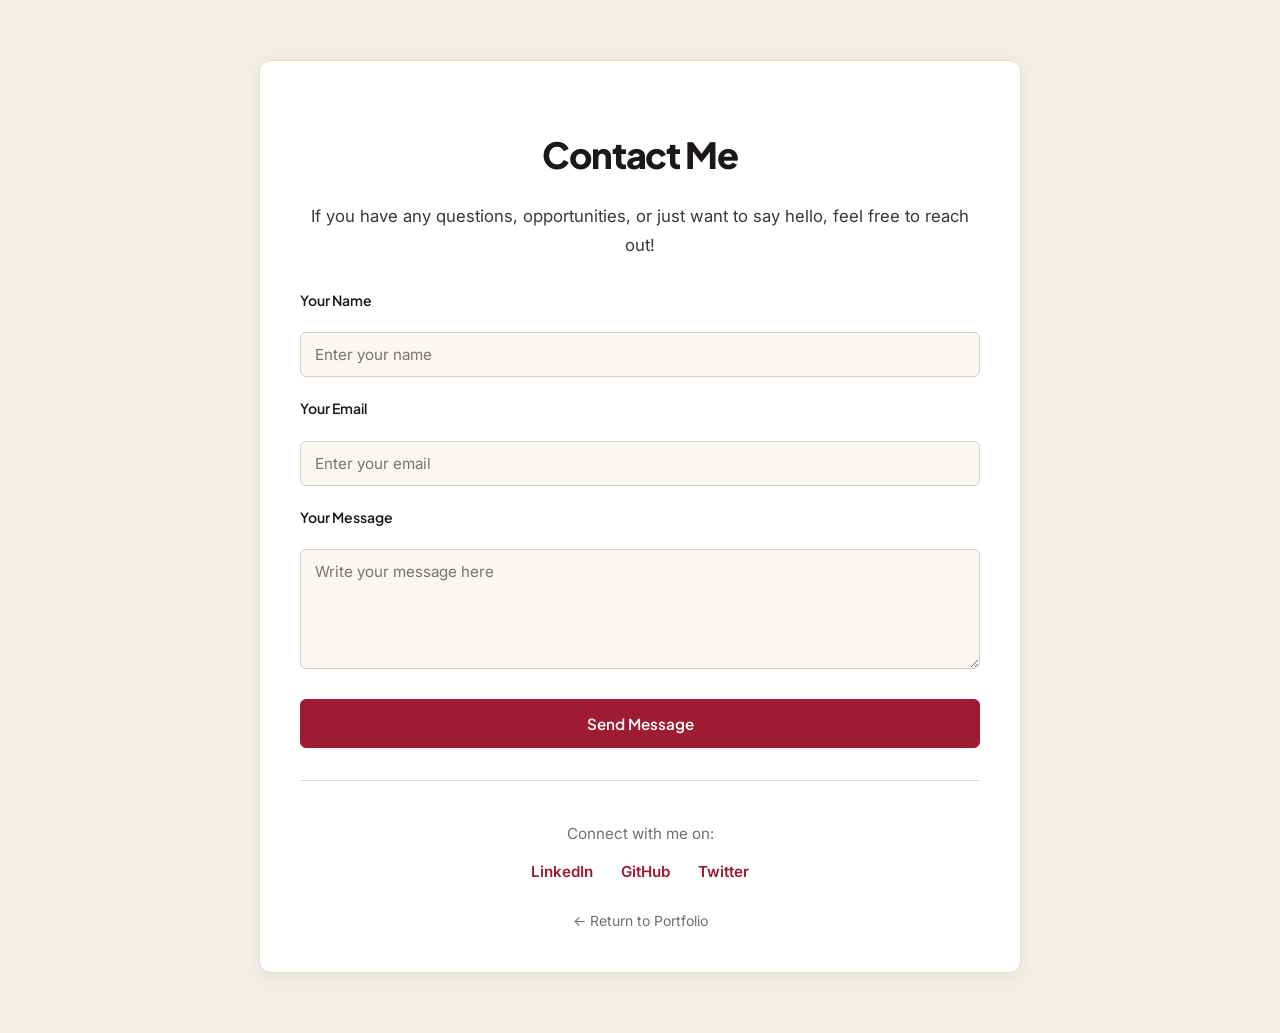
<file: contact.html>
<!DOCTYPE html>
<html lang="en">
<head>
    <meta charset="UTF-8">
    <meta name="viewport" content="width=device-width, initial-scale=1.0">
    <title>Contact Me</title>
    <link rel="preconnect" href="https://fonts.googleapis.com">
    <link rel="preconnect" href="https://fonts.gstatic.com" crossorigin>
    <link href="https://fonts.googleapis.com/css2?family=Inter:wght@400;500;600;700&family=Plus+Jakarta+Sans:wght@600;700;800&family=Newsreader:ital,wght@1,500;1,600&display=swap" rel="stylesheet">
    <style>
        :root {
            --bg-main: #F4EFE6;
            --bg-card: #FFFFFF;
            --bg-surface: #FAF7F2;
            --text-primary: #1C1819;
            --text-secondary: #3D3637;
            --text-muted: #756C6A;
            --crimson-500: #9E1B32;
            --crimson-600: #851427;
            --crimson-subtle: rgba(158, 27, 50, 0.06);
            --border-subtle: #E6DCD0;
            --border-medium: #D8CEBF;
        }
        body {
            margin: 0;
            font-family: 'Inter', -apple-system, BlinkMacSystemFont, 'Segoe UI', Roboto, sans-serif;
            background-color: var(--bg-main);
            color: var(--text-secondary);
            line-height: 1.68;
        }
        .container {
            width: 90%;
            max-width: 680px;
            margin: 60px auto;
            background: var(--bg-card);
            color: var(--text-secondary);
            border: 1px solid var(--border-subtle);
            border-radius: 12px;
            box-shadow: 0 4px 20px rgba(35, 27, 25, 0.06);
            padding: 40px;
        }
        h1 {
            text-align: center;
            margin-bottom: 10px;
            font-family: 'Plus Jakarta Sans', sans-serif;
            font-size: 2.25rem;
            font-weight: 800;
            letter-spacing: -0.03em;
            color: var(--text-primary);
        }
        p {
            text-align: center;
            font-size: 1.05rem;
            color: var(--text-secondary);
            margin-bottom: 30px;
        }
        form {
            display: flex;
            flex-direction: column;
            gap: 20px;
        }
        label {
            font-size: 0.875rem;
            font-weight: 600;
            color: var(--text-primary);
            font-family: 'Plus Jakarta Sans', sans-serif;
        }
        input, textarea, button {
            font-family: inherit;
            font-size: 0.95rem;
            padding: 12px 14px;
            border: 1px solid var(--border-medium);
            border-radius: 6px;
            background: var(--bg-surface);
            color: var(--text-primary);
            box-sizing: border-box;
            transition: all 0.2s ease;
        }
        input:focus, textarea:focus {
            outline: none;
            border-color: var(--crimson-500);
            box-shadow: 0 0 0 3px var(--crimson-subtle);
            background: #FFFFFF;
        }
        textarea {
            resize: vertical;
            min-height: 120px;
        }
        button {
            background: var(--crimson-500);
            color: white;
            border: 1px solid var(--crimson-500);
            font-weight: 600;
            font-family: 'Plus Jakarta Sans', sans-serif;
            cursor: pointer;
            transition: all 0.25s cubic-bezier(0.16, 1, 0.3, 1);
            margin-top: 10px;
            padding: 14px;
        }
        button:hover {
            background: var(--crimson-600);
            border-color: var(--crimson-600);
            box-shadow: 0 6px 16px rgba(158, 27, 50, 0.2);
            transform: translateY(-2px);
        }
        .socials {
            text-align: center;
            margin-top: 32px;
            border-top: 1px solid var(--border-subtle);
            padding-top: 24px;
        }
        .socials p {
            margin-bottom: 12px;
            font-size: 0.95rem;
            color: var(--text-muted);
        }
        .socials a {
            margin: 0 12px;
            text-decoration: none;
            color: var(--crimson-500);
            font-size: 0.95rem;
            font-weight: 600;
            transition: color 0.2s;
        }
        .socials a:hover {
            color: var(--crimson-600);
            text-decoration: underline;
        }
        .back-link {
            display: block;
            text-align: center;
            margin-top: 24px;
            color: var(--text-muted);
            text-decoration: none;
            font-size: 0.875rem;
        }
        .back-link:hover {
            color: var(--crimson-500);
            text-decoration: underline;
        }
    </style>
</head>
<body>
    <div class="container">
        <h1>Contact Me</h1>
        <p>If you have any questions, opportunities, or just want to say hello, feel free to reach out!</p>
        <form action="#" method="POST">
            <label for="name">Your Name</label>
            <input type="text" id="name" name="name" placeholder="Enter your name" required>
            
            <label for="email">Your Email</label>
            <input type="email" id="email" name="email" placeholder="Enter your email" required>
            
            <label for="message">Your Message</label>
            <textarea id="message" name="message" placeholder="Write your message here" required></textarea>
            
            <button type="submit">Send Message</button>
        </form>
        <div class="socials">
            <p>Connect with me on:</p>
            <a href="https://www.linkedin.com" target="_blank">LinkedIn</a>
            <a href="https://github.com" target="_blank">GitHub</a>
            <a href="https://twitter.com" target="_blank">Twitter</a>
        </div>
        <a href="index.html" class="back-link">&larr; Return to Portfolio</a>
    </div>
</body>
</html>
</file>
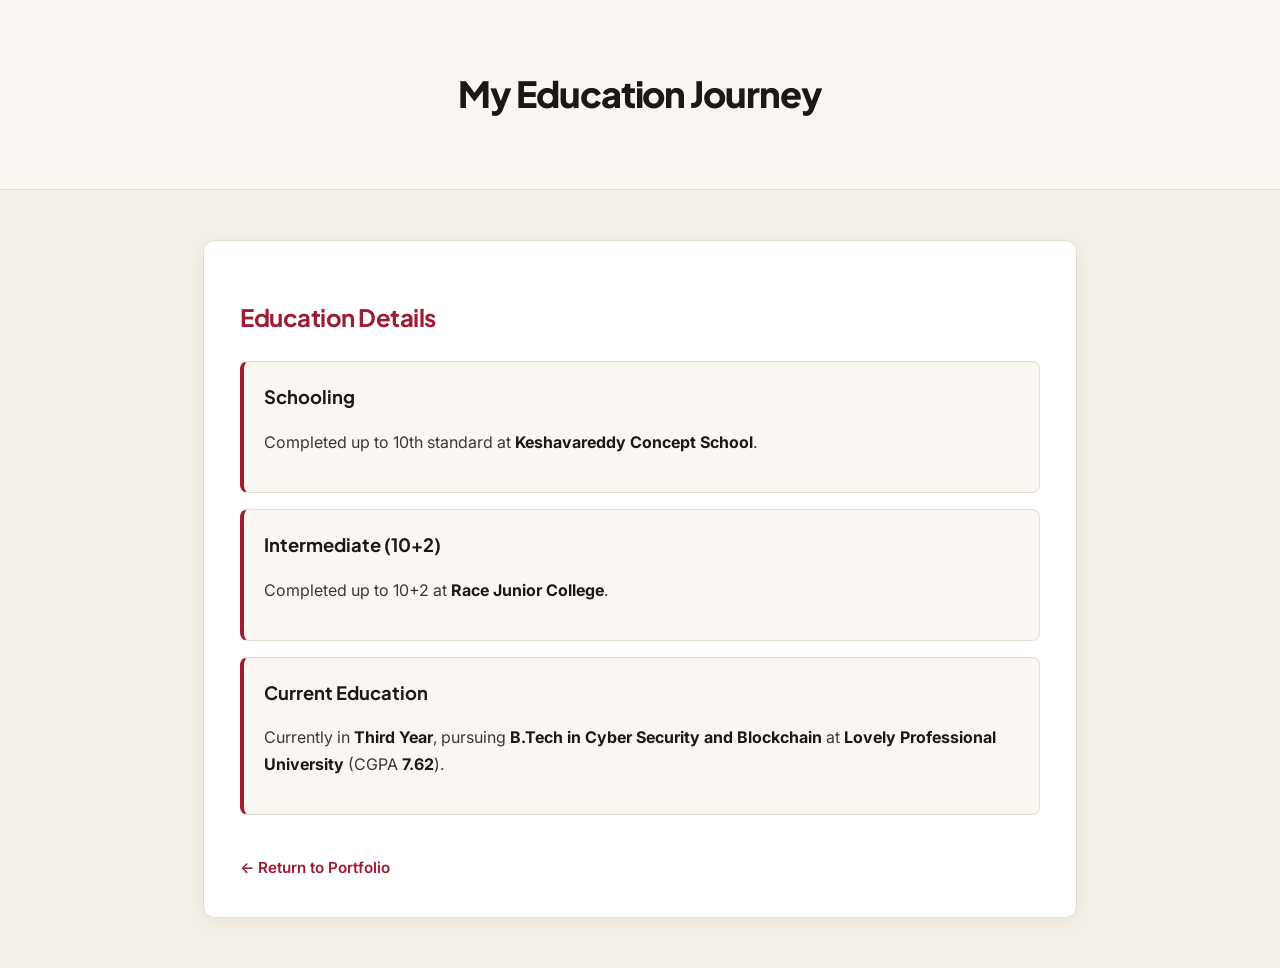
<file: Education.html>
<!DOCTYPE html>
<html lang="en">
<head>
    <meta charset="UTF-8">
    <meta name="viewport" content="width=device-width, initial-scale=1.0">
    <title>My Education Details</title>
    <link rel="preconnect" href="https://fonts.googleapis.com">
    <link rel="preconnect" href="https://fonts.gstatic.com" crossorigin>
    <link href="https://fonts.googleapis.com/css2?family=Inter:wght@400;500;600;700&family=Plus+Jakarta+Sans:wght@600;700;800&family=Newsreader:ital,wght@1,500;1,600&display=swap" rel="stylesheet">
    <style>
        :root {
            --bg-main: #F4EFE6;
            --bg-card: #FFFFFF;
            --bg-surface: #FAF7F2;
            --text-primary: #1C1819;
            --text-secondary: #3D3637;
            --text-muted: #756C6A;
            --crimson-500: #9E1B32;
            --crimson-600: #851427;
            --crimson-subtle: rgba(158, 27, 50, 0.06);
            --border-subtle: #E6DCD0;
            --border-medium: #D8CEBF;
        }
        body {
            font-family: 'Inter', -apple-system, BlinkMacSystemFont, 'Segoe UI', Roboto, sans-serif;
            background-color: var(--bg-main);
            color: var(--text-secondary);
            margin: 0;
            padding: 0;
            line-height: 1.68;
        }
        header {
            background-color: var(--bg-surface);
            color: var(--text-primary);
            padding: 40px 20px;
            text-align: center;
            border-bottom: 1px solid var(--border-subtle);
        }
        header h1 {
            font-family: 'Plus Jakarta Sans', sans-serif;
            font-size: 2.25rem;
            font-weight: 800;
            letter-spacing: -0.03em;
            color: var(--text-primary);
        }
        section {
            max-width: 800px;
            margin: 50px auto;
            padding: 36px;
            background: var(--bg-card);
            border: 1px solid var(--border-subtle);
            border-radius: 12px;
            box-shadow: 0 4px 16px rgba(35, 27, 25, 0.05);
        }
        h2 {
            font-family: 'Plus Jakarta Sans', sans-serif;
            color: var(--crimson-500);
            font-size: 1.5rem;
            font-weight: 700;
            letter-spacing: -0.02em;
            margin-bottom: 24px;
        }
        ul {
            list-style-type: none;
            padding: 0;
        }
        ul li {
            background: var(--bg-surface);
            border: 1px solid var(--border-subtle);
            border-left: 4px solid var(--crimson-500);
            margin: 16px 0;
            padding: 20px;
            border-radius: 8px;
            color: var(--text-secondary);
            transition: transform 0.25s ease, border-color 0.25s ease;
        }
        ul li:hover {
            transform: translateY(-2px);
            border-color: var(--border-medium);
            border-left-color: var(--crimson-600);
        }
        ul li h3 {
            font-family: 'Plus Jakarta Sans', sans-serif;
            color: var(--text-primary);
            margin: 0 0 6px 0;
            font-size: 1.15rem;
            font-weight: 700;
        }
        ul li strong {
            color: var(--text-primary);
        }
        .back-link {
            display: inline-block;
            margin-top: 24px;
            color: var(--crimson-500);
            text-decoration: none;
            font-weight: 600;
            font-size: 0.95rem;
        }
        .back-link:hover {
            color: var(--crimson-600);
            text-decoration: underline;
        }
    </style>
</head>
<body>
    <header>
        <h1>My Education Journey</h1>
    </header>
    <section>
        <h2>Education Details</h2>
        <ul>
            <li>
                <h3>Schooling</h3>
                <p>Completed up to 10th standard at <strong>Keshavareddy Concept School</strong>.</p>
            </li>
            <li>
                <h3>Intermediate (10+2)</h3>
                <p>Completed up to 10+2 at <strong>Race Junior College</strong>.</p>
            </li>
            <li>
                <h3>Current Education</h3>
                <p>Currently in <strong>Third Year</strong>, pursuing <strong>B.Tech in Cyber Security and Blockchain</strong> at <strong>Lovely Professional University</strong> (CGPA <strong>7.62</strong>).</p>
            </li>
        </ul>
        <a href="index.html" class="back-link">&larr; Return to Portfolio</a>
    </section>
</body>
</html>
</file>
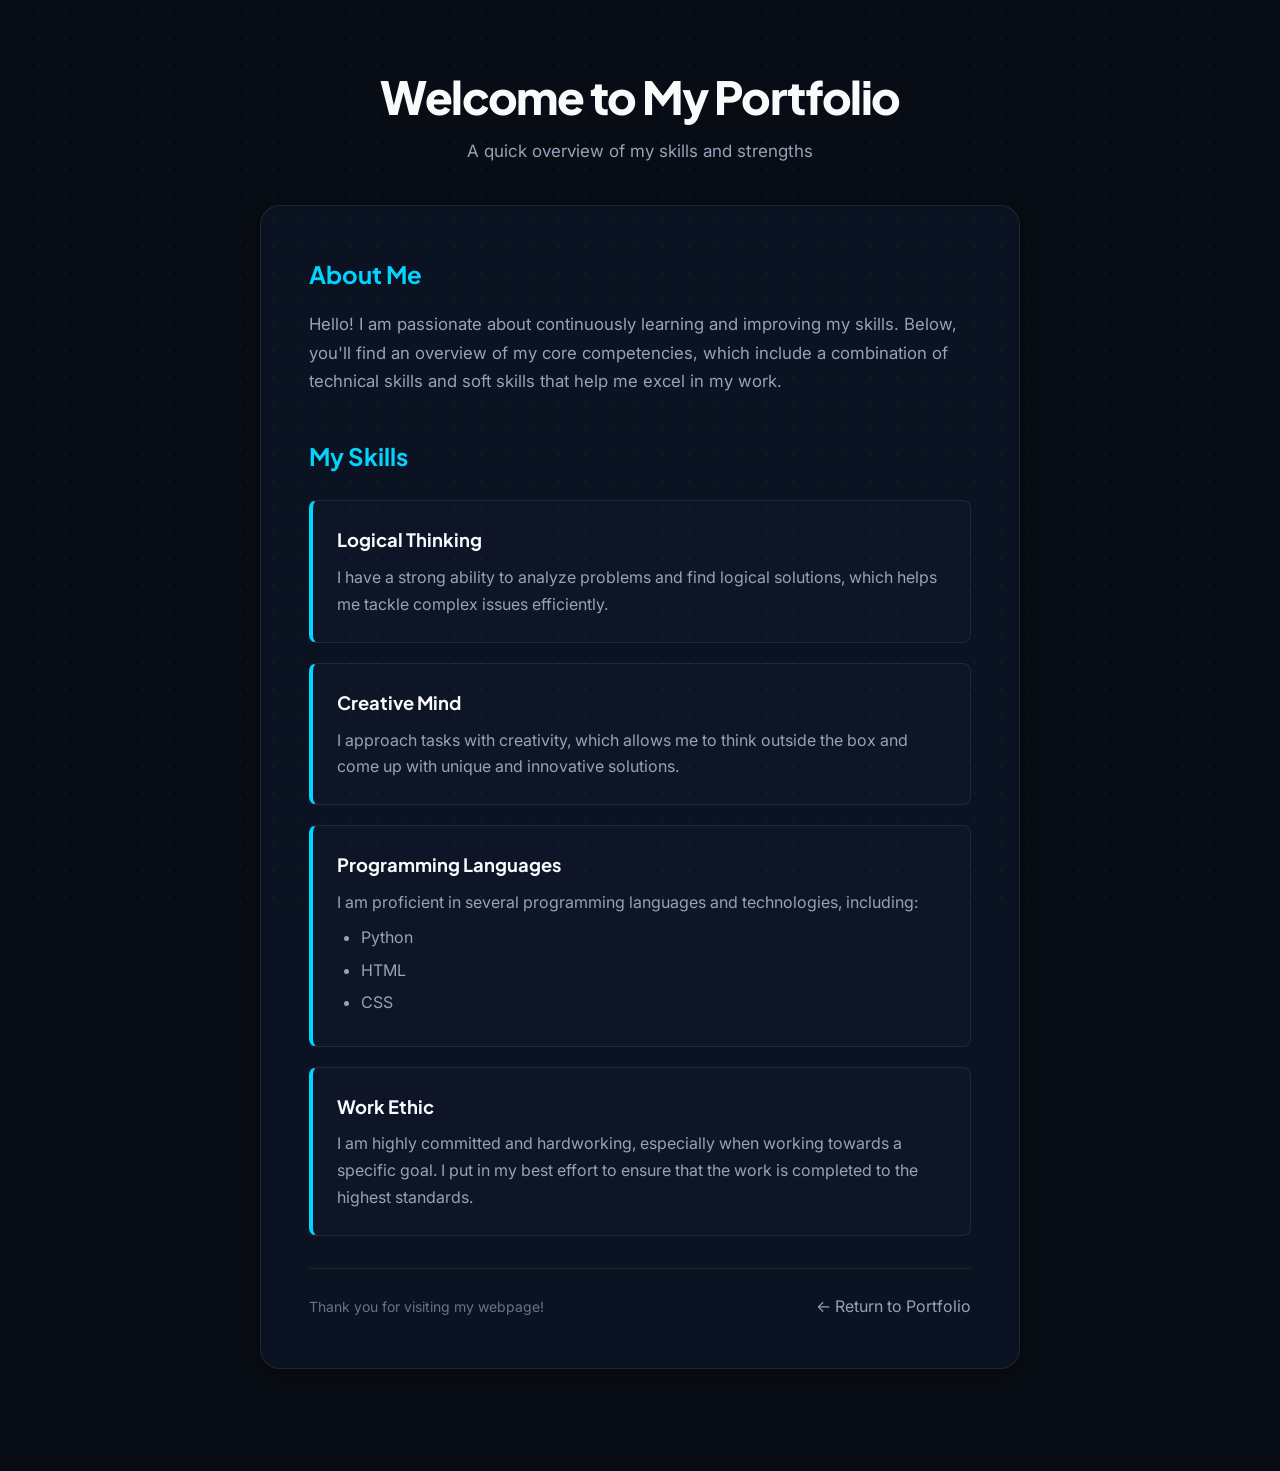
<file: skills.html>
<!DOCTYPE html>
<html lang="en">
<head>
    <meta charset="UTF-8">
    <meta name="viewport" content="width=device-width, initial-scale=1.0">
    <title>My Skills</title>
    <link rel="preconnect" href="https://fonts.googleapis.com">
    <link rel="preconnect" href="https://fonts.gstatic.com" crossorigin>
    <link href="https://fonts.googleapis.com/css2?family=Inter:wght@400;500;600;700&family=Plus+Jakarta+Sans:wght@600;700;800&family=Newsreader:ital,wght@1,500;1,600&display=swap" rel="stylesheet">
    <link rel="stylesheet" href="styles.css">
    <style>
        .skills-page-wrapper {
            max-width: 800px;
            margin: 50px auto;
            padding: 20px;
        }
        .skills-page-card {
            background-color: var(--bg-card);
            border: 1px solid var(--border-subtle);
            border-radius: var(--radius-lg);
            padding: 3rem;
            box-shadow: var(--shadow-md);
            margin-bottom: 2rem;
        }
        .skill-item {
            background-color: var(--bg-surface);
            border: 1px solid var(--border-subtle);
            border-left: 4px solid var(--crimson-500);
            border-radius: var(--radius-sm);
            padding: 1.5rem;
            margin-bottom: 1.25rem;
            transition: transform var(--transition-normal), border-color var(--transition-normal);
        }
        .skill-item:hover {
            transform: translateY(-2px);
            border-color: var(--border-medium);
            border-left-color: var(--crimson-600);
        }
        .skill-item h3 {
            font-family: var(--font-heading);
            color: var(--text-primary);
            font-size: 1.15rem;
            margin-bottom: 0.5rem;
        }
        .skill-item ul {
            list-style: disc;
            padding-left: 1.5rem;
            margin-top: 0.5rem;
            color: var(--text-secondary);
        }
        .skill-item ul li {
            margin-bottom: 0.35rem;
        }
    </style>
</head>
<body>
    <div class="skills-page-wrapper">
        <header style="margin-bottom: 2.5rem; text-align: center;">
            <h1 class="section-title">Welcome to My Portfolio</h1>
            <p class="section-desc" style="margin: 0.75rem auto 0;">A quick overview of my skills and strengths</p>
        </header>
        
        <div class="skills-page-card">
            <section id="about-me" style="border: none; padding: 0; margin-bottom: 2.5rem;">
                <h2 style="font-family: var(--font-heading); color: var(--crimson-500); font-size: 1.5rem; margin-bottom: 1rem;">About Me</h2>
                <p style="font-size: 1.05rem; line-height: 1.7;">Hello! I am passionate about continuously learning and improving my skills. Below, you'll find an overview of my core competencies, which include a combination of technical skills and soft skills that help me excel in my work.</p>
            </section>
            
            <section id="skills" style="border: none; padding: 0;">
                <h2 style="font-family: var(--font-heading); color: var(--crimson-500); font-size: 1.5rem; margin-bottom: 1.5rem;">My Skills</h2>
                <div class="skill-item">
                    <h3>Logical Thinking</h3>
                    <p>I have a strong ability to analyze problems and find logical solutions, which helps me tackle complex issues efficiently.</p>
                </div>
                <div class="skill-item">
                    <h3>Creative Mind</h3>
                    <p>I approach tasks with creativity, which allows me to think outside the box and come up with unique and innovative solutions.</p>
                </div>
                <div class="skill-item">
                    <h3>Programming Languages</h3>
                    <p>I am proficient in several programming languages and technologies, including:</p>
                    <ul>
                        <li>Python</li>
                        <li>HTML</li>
                        <li>CSS</li>
                        <!-- Add more languages as needed -->
                    </ul>
                </div>
                <div class="skill-item">
                    <h3>Work Ethic</h3>
                    <p>I am highly committed and hardworking, especially when working towards a specific goal. I put in my best effort to ensure that the work is completed to the highest standards.</p>
                </div>
            </section>
            
            <footer style="margin-top: 2rem; padding-top: 1.5rem; border-top: 1px solid var(--border-subtle); display: flex; align-items: center; justify-content: space-between;">
                <p style="font-size: 0.875rem; color: var(--text-muted); margin: 0;">Thank you for visiting my webpage!</p>
                <a href="index.html" class="btn btn-secondary btn-sm">&larr; Return to Portfolio</a>
            </footer>
        </div>
    </div>
</body>
</html>
</file>
<file: styles.css>
/* ==========================================================================
   Design System — Sreekanth Reddy Vennapusa Portfolio
   Theme: Cyber Obsidian (#080C14) & Electric Cyber Cyan (#00D4FF)
   Enhanced 3D Keycap Lighting, High-Tech Systems & Cybersecurity Aesthetic
   ========================================================================== */

@import url('https://fonts.googleapis.com/css2?family=Inter:wght@400;500;600;700&family=JetBrains+Mono:wght@400;500;600&family=Newsreader:ital,opsz,wght@0,6..72,400;0,6..72,500;0,6..72,600;0,6..72,700;1,6..72,400;1,6..72,500;1,6..72,600&family=Plus+Jakarta+Sans:wght@500;600;700;800&family=Sacramento&display=swap');

:root {
  /* Cyber Obsidian & Electric Cyan Theme (Primary Default) */
  --bg-main: #080C14;
  --bg-surface: #0E1526;
  --bg-card: rgba(14, 21, 38, 0.78);
  --bg-card-hover: rgba(20, 31, 56, 0.90);
  --bg-input: rgba(14, 21, 38, 0.92);
  --bg-header: rgba(8, 12, 20, 0.85);
  --bg-modal: rgba(4, 7, 13, 0.82);
  --bg-pill-nav: rgba(14, 21, 38, 0.92);
  
  --border-subtle: rgba(255, 255, 255, 0.08);
  --border-medium: rgba(255, 255, 255, 0.16);
  --border-focus: #00D4FF;
  --border-hover: #00D4FF;
  
  /* Text: Ultra Crisp Light on Dark */
  --text-primary: #F8FAFC;
  --text-secondary: #94A3B8;
  --text-muted: #64748B;
  --text-inverse: #080C14;
  
  /* Primary Accent: Electric Cyan & Neon Sky */
  --cyan-300: #7DD3FC;
  --cyan-400: #38BDF8;
  --cyan-500: #00D4FF;
  --cyan-600: #0284C7;
  --cyan-700: #0369A1;
  --cyan-subtle: rgba(0, 212, 255, 0.10);
  --cyan-border: rgba(0, 212, 255, 0.28);
  --cyan-shadow: rgba(0, 212, 255, 0.22);
  --cyan-pulse: rgba(0, 212, 255, 0.45);

  /* Legacy Crimson & Teal Aliases (Mapped to Electric Cyan for Complete UI Compatibility) */
  --crimson-400: var(--cyan-400);
  --crimson-500: var(--cyan-500);
  --crimson-600: var(--cyan-600);
  --crimson-700: var(--cyan-700);
  --crimson-subtle: var(--cyan-subtle);
  --crimson-border: var(--cyan-border);
  --crimson-shadow: var(--cyan-shadow);
  --crimson-pulse: var(--cyan-pulse);

  --teal-500: var(--cyan-500);
  --teal-600: var(--cyan-600);
  --teal-subtle: var(--cyan-subtle);
  --teal-border: var(--cyan-border);
  --amber-500: #F59E0B;

  /* Slate Neutrals */
  --sand-100: #0E1526;
  --sand-200: #131C31;
  --sand-300: #1E293B;
  --sand-400: #334155;
  --sand-500: #475569;

  /* Typography */
  --font-cursive: 'Sacramento', cursive;
  --font-editorial: 'Newsreader', Georgia, serif;
  --font-heading: 'Plus Jakarta Sans', -apple-system, BlinkMacSystemFont, 'Segoe UI', Roboto, sans-serif;
  --font-body: 'Inter', -apple-system, BlinkMacSystemFont, 'Segoe UI', Roboto, sans-serif;
  --font-mono: 'JetBrains Mono', ui-monospace, SFMono-Regular, monospace;

  /* Radii & Shadows */
  --radius-xs: 4px;
  --radius-sm: 8px;
  --radius-md: 14px;
  --radius-lg: 20px;
  --radius-full: 9999px;
  
  --shadow-sm: 0 1px 3px rgba(0, 0, 0, 0.2);
  --shadow-md: 0 4px 16px rgba(0, 0, 0, 0.35);
  --shadow-lg: 0 12px 32px rgba(0, 0, 0, 0.5);
  --shadow-hover: 0 16px 36px rgba(0, 212, 255, 0.22);
  
  --transition-fast: 0.18s ease;
  --transition-normal: 0.25s cubic-bezier(0.16, 1, 0.3, 1);
  --transition-smooth: 0.35s cubic-bezier(0.16, 1, 0.3, 1);
  --container-max: 1200px;
}

/* Optional Alternate Crisp Ice Light Theme */
[data-theme="light"] {
  --bg-main: #F4F7FB;
  --bg-surface: #FFFFFF;
  --bg-card: rgba(255, 255, 255, 0.9);
  --bg-card-hover: #FFFFFF;
  --bg-input: #FFFFFF;
  --bg-header: rgba(244, 247, 251, 0.9);
  --bg-modal: rgba(15, 23, 42, 0.5);
  --bg-pill-nav: rgba(255, 255, 255, 0.95);
  
  --border-subtle: #E2E8F0;
  --border-medium: #CBD5E1;
  --border-focus: #0284C7;
  --border-hover: #0284C7;
  
  --text-primary: #0F172A;
  --text-secondary: #334155;
  --text-muted: #64748B;
  --text-inverse: #F8FAFC;
  
  --cyan-400: #0284C7;
  --cyan-500: #0369A1;
  --cyan-600: #075985;
  --cyan-subtle: rgba(2, 132, 199, 0.08);
  --cyan-border: rgba(2, 132, 199, 0.25);
  --cyan-shadow: rgba(2, 132, 199, 0.15);
  --cyan-pulse: rgba(2, 132, 199, 0.35);

  --crimson-400: var(--cyan-400);
  --crimson-500: var(--cyan-500);
  --crimson-600: var(--cyan-600);
  --crimson-subtle: var(--cyan-subtle);
  --crimson-border: var(--cyan-border);
  --crimson-shadow: var(--cyan-shadow);
  --crimson-pulse: var(--cyan-pulse);

  --sand-100: #F8FAFC;
  --sand-200: #F1F5F9;
  --sand-300: #E2E8F0;
  --sand-400: #CBD5E1;
  --sand-500: #94A3B8;

  --shadow-sm: 0 1px 3px rgba(35, 27, 25, 0.04);
  --shadow-md: 0 4px 16px rgba(35, 27, 25, 0.06);
  --shadow-lg: 0 12px 32px rgba(35, 27, 25, 0.08);
  --shadow-hover: 0 16px 36px rgba(2, 132, 199, 0.16);
}

/* ==========================================================================
   Reset & Base Styles
   ========================================================================== */
*, *::before, *::after {
  box-sizing: border-box;
  margin: 0;
  padding: 0;
}

html {
  scroll-behavior: smooth;
  font-size: 16px;
  background-color: var(--bg-main);
  color: var(--text-primary);
  text-rendering: optimizeLegibility;
  -webkit-font-smoothing: antialiased;
}

body {
  font-family: var(--font-body);
  line-height: 1.68;
  background-color: var(--bg-main);
  color: var(--text-secondary);
  overflow-x: hidden;
  position: relative;
  transition: background-color var(--transition-normal), color var(--transition-normal);
}

/* Interactive Three.js 3D Background Keycap Matrix (Fixed across the Entire Page) */
.site-bg-canvas {
  position: fixed;
  top: 0;
  left: 0;
  width: 100vw;
  height: 100vh;
  pointer-events: none;
  z-index: 0;
  display: block;
  opacity: 0.92;
}

/* Subtle tech grid */
body::before {
  content: "";
  position: fixed;
  top: 0;
  left: 0;
  width: 100%;
  height: 100%;
  background-image: radial-gradient(var(--border-subtle) 1px, transparent 1px);
  background-size: 26px 26px;
  opacity: 0.45;
  pointer-events: none;
  z-index: 0;
}

/* Custom Sleek Crimson Red Dot Cursor */
@media (hover: hover) and (pointer: fine) {
  body, a, button, input, textarea, select, [role="button"], label {
    cursor: none !important;
  }

  .custom-cursor-dot {
    position: fixed;
    top: 0;
    left: 0;
    width: 8px;
    height: 8px;
    background-color: var(--crimson-500, #9E1B32);
    border-radius: 50%;
    pointer-events: none;
    z-index: 999999;
    transform: translate(-50%, -50%);
    transition: width 0.18s cubic-bezier(0.16, 1, 0.3, 1),
                height 0.18s cubic-bezier(0.16, 1, 0.3, 1),
                background-color 0.18s ease,
                border 0.18s ease,
                box-shadow 0.18s ease,
                opacity 0.2s ease;
    opacity: 0;
    box-shadow: 0 0 8px rgba(158, 27, 50, 0.8), 0 0 16px rgba(158, 27, 50, 0.4);
  }

  .custom-cursor-dot.visible {
    opacity: 1;
  }

  .custom-cursor-dot.hover {
    width: 16px;
    height: 16px;
    background-color: rgba(158, 27, 50, 0.25);
    border: 2px solid var(--crimson-500, #9E1B32);
    box-shadow: 0 0 16px rgba(158, 27, 50, 0.7);
  }

  .custom-cursor-dot.active {
    transform: translate(-50%, -50%) scale(0.65);
    background-color: var(--crimson-600, #801426);
  }
}

@media (hover: none) or (pointer: coarse) {
  .custom-cursor-dot {
    display: none !important;
  }
}

a {
  color: inherit;
  text-decoration: none;
  transition: color var(--transition-fast);
}

img {
  max-width: 100%;
  display: block;
}

ul {
  list-style: none;
}

button, input, textarea {
  font-family: inherit;
  color: inherit;
}

::selection {
  background-color: var(--crimson-500);
  color: #FFFFFF;
}

.container {
  width: 100%;
  max-width: var(--container-max);
  margin-left: auto;
  margin-right: auto;
  padding-left: 2rem;
  padding-right: 2rem;
  position: relative;
  z-index: 1;
}

.sr-only {
  position: absolute;
  width: 1px;
  height: 1px;
  padding: 0;
  margin: -1px;
  overflow: hidden;
  clip: rect(0, 0, 0, 0);
  border: 0;
}

/* ==========================================================================
   Section Layout & Center Headers (yashahire pill style)
   ========================================================================== */
.section {
  padding: 7.5rem 0;
  border-bottom: 1px solid var(--border-subtle);
  position: relative;
  opacity: 0;
  transform: translateY(18px);
  transition: opacity 0.8s cubic-bezier(0.16, 1, 0.3, 1), transform 0.8s cubic-bezier(0.16, 1, 0.3, 1);
  will-change: opacity, transform;
}

.section.revealed {
  opacity: 1;
  transform: translateY(0);
}

.hero-section {
  opacity: 1 !important;
  transform: none !important;
  padding: 6.5rem 0 6rem;
  min-height: calc(100vh - 5rem);
  display: flex;
  align-items: center;
}

/* Centerpiece Section Header (pill style) */
.section-center-header {
  text-align: center;
  max-width: 760px;
  margin: 0 auto 4rem;
}

.section-pill-tag {
  display: inline-flex;
  align-items: center;
  gap: 0.5rem;
  font-family: var(--font-heading);
  font-size: 0.95rem;
  font-weight: 700;
  color: var(--crimson-500);
  background-color: var(--bg-surface);
  border: 1px solid var(--crimson-border);
  padding: 0.45rem 1.35rem;
  border-radius: var(--radius-full);
  margin-bottom: 1.15rem;
  box-shadow: var(--shadow-sm);
}

.section-title {
  font-family: var(--font-heading);
  font-size: clamp(2.1rem, 3.8vw, 2.85rem);
  font-weight: 800;
  letter-spacing: -0.035em;
  color: var(--text-primary);
  line-height: 1.2;
}

.section-desc {
  font-size: 1.0625rem;
  color: var(--text-secondary);
  margin-top: 0.75rem;
  line-height: 1.65;
}

/* ==========================================================================
   Header: Floating Glassmorphic Pill Navbar (yashahire style)
   ========================================================================== */
.site-header {
  position: sticky;
  top: 0;
  width: 100%;
  z-index: 100;
  background-color: var(--bg-header);
  backdrop-filter: blur(16px);
  -webkit-backdrop-filter: blur(16px);
  border-bottom: 1px solid var(--border-subtle);
  transition: all var(--transition-fast);
}

.header-container {
  display: flex;
  align-items: center;
  justify-content: space-between;
  height: 4.25rem;
}

.brand-logo {
  display: flex;
  align-items: center;
  gap: 0.65rem;
  font-family: var(--font-heading);
  font-weight: 700;
  font-size: 1.0625rem;
  letter-spacing: -0.02em;
  color: var(--text-primary);
}

.brand-badge {
  display: inline-flex;
  align-items: center;
  justify-content: center;
  width: 2.25rem;
  height: 2.25rem;
  background-color: var(--bg-card);
  border: 1px solid var(--crimson-border);
  color: var(--crimson-500);
  font-family: var(--font-mono);
  font-weight: 700;
  font-size: 0.8125rem;
  border-radius: var(--radius-sm);
  box-shadow: var(--shadow-sm);
  transition: all var(--transition-normal);
}

.brand-logo:hover .brand-badge {
  background-color: var(--crimson-500);
  color: #FFFFFF;
  border-color: var(--crimson-500);
}

/* Centered Floating Pill Navigation */
.nav-pill-container {
  display: flex;
  align-items: center;
  gap: 0.35rem;
  background-color: var(--bg-pill-nav);
  backdrop-filter: blur(16px);
  -webkit-backdrop-filter: blur(16px);
  padding: 0.35rem 0.5rem;
  border-radius: var(--radius-full);
  border: 1px solid var(--border-medium);
  box-shadow: 0 8px 24px rgba(35, 27, 25, 0.08);
}

.nav-pill-link {
  font-family: var(--font-heading);
  font-size: 0.875rem;
  font-weight: 600;
  color: var(--text-secondary);
  padding: 0.45rem 1.05rem;
  border-radius: var(--radius-full);
  transition: all var(--transition-normal);
  white-space: nowrap;
}

.nav-pill-link:hover {
  color: var(--crimson-500);
  background-color: var(--crimson-subtle);
}

.nav-pill-link.active {
  background-color: var(--crimson-500);
  color: #FFFFFF;
  box-shadow: 0 4px 12px var(--crimson-shadow);
}

.header-actions {
  display: flex;
  align-items: center;
  gap: 0.75rem;
}

/* Quick Header Resume Button */
.header-resume-btn {
  display: inline-flex;
  align-items: center;
  gap: 0.45rem;
  padding: 0.48rem 0.95rem;
  border-radius: var(--radius-full);
  background-color: var(--bg-card);
  border: 1px solid var(--border-medium);
  color: var(--text-primary);
  font-family: var(--font-heading);
  font-size: 0.84rem;
  font-weight: 700;
  cursor: pointer;
  box-shadow: var(--shadow-sm);
  transition: all var(--transition-normal);
}

.header-resume-btn i {
  color: var(--crimson-500);
}

.header-resume-btn:hover {
  border-color: var(--crimson-500);
  color: var(--crimson-500);
  background-color: var(--crimson-subtle);
  transform: translateY(-2px);
  box-shadow: var(--shadow-md);
}

.theme-toggle-btn {
  display: inline-flex;
  align-items: center;
  justify-content: center;
  width: 2.25rem;
  height: 2.25rem;
  border-radius: var(--radius-full);
  background-color: var(--bg-card);
  border: 1px solid var(--border-medium);
  color: var(--text-secondary);
  font-size: 0.95rem;
  cursor: pointer;
  box-shadow: var(--shadow-sm);
  transition: all var(--transition-normal);
}

.theme-toggle-btn:hover {
  color: var(--crimson-500);
  border-color: var(--crimson-500);
  transform: translateY(-2px);
}

.btn-header-cta {
  border-radius: var(--radius-full);
  padding: 0.55rem 1.15rem;
}

.mobile-menu-btn {
  display: none;
  background: var(--bg-card);
  border: 1px solid var(--border-medium);
  color: var(--text-primary);
  width: 2.5rem;
  height: 2.5rem;
  border-radius: var(--radius-full);
  cursor: pointer;
  align-items: center;
  justify-content: center;
  font-size: 1.15rem;
}

/* ==========================================================================
   Hero Section (yashahire style terminal, cursive accent, mascot, cards)
   ========================================================================== */
.hero-grid {
  display: grid;
  grid-template-columns: 1.28fr 0.92fr;
  gap: 3.5rem;
  align-items: center;
}

.hero-content {
  display: flex;
  flex-direction: column;
  align-items: flex-start;
}

/* Terminal Typing Prompt */
.terminal-greeting {
  display: inline-flex;
  align-items: center;
  gap: 0.55rem;
  font-family: var(--font-mono);
  font-size: 1.125rem;
  font-weight: 600;
  color: var(--crimson-500);
  margin-bottom: 1.15rem;
}

.terminal-arrow {
  color: var(--crimson-600);
  font-weight: 800;
}

.terminal-blink {
  animation: blinkCursor 0.9s infinite;
  color: var(--crimson-500);
}

@keyframes blinkCursor {
  0%, 100% { opacity: 1; }
  50% { opacity: 0; }
}

.hero-title-group {
  position: relative;
  margin-bottom: 1.35rem;
}

.hero-name {
  font-family: var(--font-heading);
  font-size: clamp(2.85rem, 5.8vw, 4.65rem);
  font-weight: 800;
  line-height: 1.05;
  letter-spacing: -0.04em;
  color: var(--text-primary);
}

.crimson-dot {
  color: var(--crimson-500);
}

.hero-cursive-accent {
  font-family: var(--font-cursive);
  font-size: clamp(2rem, 3.8vw, 3rem);
  color: var(--crimson-500);
  line-height: 1;
  margin-top: -0.2rem;
  transform: rotate(-2deg);
}

/* Highlight Pills in Bio */
.hero-bio {
  font-size: 1.0625rem;
  color: var(--text-secondary);
  line-height: 1.78;
  margin-bottom: 2rem;
  max-width: 600px;
}

.text-pill {
  font-weight: 600;
  color: var(--text-primary);
  background-color: var(--bg-surface);
  border: 1px solid var(--border-medium);
  padding: 0.15rem 0.55rem;
  border-radius: var(--radius-sm);
  display: inline-block;
  margin: 0 0.1rem;
}

.text-pill.crimson {
  color: var(--crimson-500);
  background-color: var(--crimson-subtle);
  border-color: var(--crimson-border);
}

/* Capsule Action Row: Resume & "Ask me anything" */
.hero-actions-capsule {
  display: flex;
  align-items: center;
  flex-wrap: wrap;
  gap: 1.25rem;
  margin-bottom: 2.75rem;
}

.btn-pill-resume {
  display: inline-flex;
  align-items: center;
  gap: 0.55rem;
  font-family: var(--font-heading);
  font-size: 0.9375rem;
  font-weight: 700;
  padding: 0.8rem 1.6rem;
  border-radius: var(--radius-full);
  background-color: var(--bg-card);
  border: 1px solid var(--border-medium);
  color: var(--text-primary);
  box-shadow: var(--shadow-sm);
  transition: all var(--transition-normal);
}

.btn-pill-resume:hover {
  border-color: var(--crimson-500);
  color: var(--crimson-500);
  transform: translateY(-3px);
  box-shadow: var(--shadow-md);
}

.ai-capsule-wrapper {
  position: relative;
  display: inline-flex;
  align-items: center;
}

.btn-capsule-ai {
  display: inline-flex;
  align-items: center;
  gap: 0.75rem;
  font-family: var(--font-heading);
  font-size: 0.9375rem;
  font-weight: 600;
  padding: 0.8rem 1.6rem;
  border-radius: var(--radius-full);
  background-color: var(--bg-card);
  border: 1px solid var(--crimson-border);
  color: var(--text-secondary);
  cursor: pointer;
  box-shadow: 0 0 16px var(--crimson-subtle), var(--shadow-sm);
  transition: all var(--transition-normal);
}

.btn-capsule-ai:hover {
  border-color: var(--crimson-500);
  transform: translateY(-3px);
  box-shadow: 0 4px 20px var(--crimson-shadow);
}

.crimson-highlight {
  color: var(--crimson-500);
  font-weight: 800;
}

.capsule-arrow {
  color: var(--crimson-500);
  transition: transform var(--transition-fast);
}

.btn-capsule-ai:hover .capsule-arrow {
  transform: translateX(4px);
}

/* Cute Interactive Mascot Dog */
.mascot-dog {
  position: absolute;
  top: -22px;
  right: -10px;
  cursor: pointer;
  display: flex;
  flex-direction: column;
  align-items: center;
  animation: wagDog 2.5s infinite ease-in-out;
  z-index: 5;
}

.dog-emoji {
  font-size: 1.65rem;
  filter: drop-shadow(0 2px 4px rgba(0,0,0,0.15));
}

.dog-bubble {
  position: absolute;
  bottom: 28px;
  background-color: var(--crimson-500);
  color: #FFFFFF;
  font-family: var(--font-mono);
  font-size: 0.6875rem;
  font-weight: 700;
  padding: 0.2rem 0.5rem;
  border-radius: var(--radius-sm);
  white-space: nowrap;
  opacity: 0;
  transform: translateY(6px);
  pointer-events: none;
  transition: all var(--transition-fast);
}

.dog-bubble::after {
  content: "";
  position: absolute;
  top: 100%;
  left: 50%;
  margin-left: -4px;
  border-width: 4px;
  border-style: solid;
  border-color: var(--crimson-500) transparent transparent transparent;
}

.mascot-dog:hover .dog-bubble {
  opacity: 1;
  transform: translateY(0);
}

@keyframes wagDog {
  0%, 100% { transform: rotate(0deg); }
  25% { transform: rotate(-6deg); }
  75% { transform: rotate(6deg); }
}

/* Quick Metrics Strip */
.hero-metrics {
  display: grid;
  grid-template-columns: repeat(4, 1fr);
  gap: 1.5rem;
  width: 100%;
  padding-top: 2rem;
  border-top: 1px solid var(--border-subtle);
}

.metric-item {
  display: flex;
  flex-direction: column;
}

.metric-value {
  font-family: var(--font-heading);
  font-size: 1.625rem;
  font-weight: 800;
  color: var(--text-primary);
  line-height: 1.2;
}

.metric-value.highlight {
  color: var(--crimson-500);
}

.metric-label {
  font-size: 0.75rem;
  color: var(--text-muted);
  text-transform: uppercase;
  letter-spacing: 0.05em;
  margin-top: 0.35rem;
  line-height: 1.35;
}

/* Hero Right: Spotlight Stack */
.hero-spotlight-stack {
  display: flex;
  flex-direction: column;
  gap: 1.5rem;
}

.spotlight-card {
  background-color: var(--bg-card);
  border: 1px solid var(--border-medium);
  border-radius: var(--radius-lg);
  padding: 2rem;
  box-shadow: var(--shadow-md);
  transition: transform var(--transition-normal), box-shadow var(--transition-normal), border-color var(--transition-normal);
}

.spotlight-card:hover {
  transform: translateY(-3px);
  border-color: var(--crimson-500);
  box-shadow: var(--shadow-hover);
}

.spotlight-top {
  display: flex;
  align-items: center;
  justify-content: space-between;
  margin-bottom: 0.85rem;
}

.spotlight-tag {
  font-family: var(--font-mono);
  font-size: 0.75rem;
  font-weight: 700;
  color: var(--crimson-500);
  letter-spacing: 0.08em;
}

.spotlight-external-link {
  color: var(--text-muted);
  font-size: 0.875rem;
  transition: color var(--transition-fast);
}

.spotlight-external-link:hover {
  color: var(--crimson-500);
}

.spotlight-title {
  font-family: var(--font-heading);
  font-size: 1.5rem;
  font-weight: 800;
  color: var(--text-primary);
  margin-bottom: 0.65rem;
}

.spotlight-desc {
  font-size: 0.9375rem;
  color: var(--text-secondary);
  line-height: 1.65;
  margin-bottom: 1.25rem;
}

.spotlight-tech-pills {
  display: flex;
  flex-wrap: wrap;
  gap: 0.45rem;
}

.pill {
  font-family: var(--font-mono);
  font-size: 0.75rem;
  padding: 0.25rem 0.6rem;
  border-radius: var(--radius-sm);
  background-color: var(--bg-surface);
  border: 1px solid var(--border-subtle);
  color: var(--text-secondary);
}

.pill.active {
  background-color: var(--crimson-subtle);
  border-color: var(--crimson-border);
  color: var(--crimson-500);
  font-weight: 600;
}

/* Endorsement & Credential Carousel Card */
.endorsement-card {
  background-color: var(--bg-card);
  border: 1px solid var(--border-medium);
  border-radius: var(--radius-lg);
  padding: 1.85rem;
  box-shadow: var(--shadow-md);
  position: relative;
  overflow: hidden;
}

.endorsement-header {
  display: flex;
  align-items: center;
  justify-content: space-between;
  margin-bottom: 1rem;
}

.endorsement-badge {
  display: inline-flex;
  align-items: center;
  gap: 0.45rem;
  font-family: var(--font-mono);
  font-size: 0.75rem;
  font-weight: 700;
  color: var(--crimson-500);
}

.endorsement-controls {
  display: flex;
  align-items: center;
  gap: 0.4rem;
}

.endorse-nav-btn {
  width: 1.85rem;
  height: 1.85rem;
  border-radius: var(--radius-full);
  background-color: var(--bg-surface);
  border: 1px solid var(--border-subtle);
  color: var(--text-secondary);
  font-size: 0.75rem;
  cursor: pointer;
  display: flex;
  align-items: center;
  justify-content: center;
  transition: all var(--transition-fast);
}

.endorse-nav-btn:hover {
  background-color: var(--crimson-500);
  color: #FFFFFF;
  border-color: var(--crimson-500);
}

.endorsement-slider {
  min-height: 110px;
}

.endorse-slide {
  display: none;
  animation: fadeIn 0.35s ease;
}

.endorse-slide.active {
  display: block;
}

@keyframes fadeIn {
  from { opacity: 0; transform: translateY(6px); }
  to { opacity: 1; transform: translateY(0); }
}

.endorse-quote {
  font-family: var(--font-editorial);
  font-size: 1.05rem;
  font-style: italic;
  color: var(--text-secondary);
  line-height: 1.6;
  margin-bottom: 1rem;
}

.endorse-author {
  display: flex;
  align-items: center;
  gap: 0.75rem;
}

.endorse-avatar {
  width: 2.25rem;
  height: 2.25rem;
  border-radius: var(--radius-full);
  background-color: var(--crimson-subtle);
  color: var(--crimson-500);
  border: 1px solid var(--crimson-border);
  display: flex;
  align-items: center;
  justify-content: center;
  font-size: 0.875rem;
}

.endorse-avatar.crimson {
  background-color: var(--crimson-500);
  color: #FFFFFF;
}

.endorse-author strong {
  display: block;
  font-family: var(--font-heading);
  font-size: 0.875rem;
  color: var(--text-primary);
}

.endorse-author span {
  font-size: 0.75rem;
  color: var(--text-muted);
}

.carousel-dots {
  display: flex;
  align-items: center;
  gap: 0.4rem;
  margin-top: 1rem;
  justify-content: center;
}

.carousel-dots .dot {
  width: 6px;
  height: 6px;
  border-radius: var(--radius-full);
  background-color: var(--border-medium);
  cursor: pointer;
  transition: all var(--transition-fast);
}

.carousel-dots .dot.active {
  width: 18px;
  background-color: var(--crimson-500);
}

/* ==========================================================================
   Section 2: About Me (Centerpiece Card with Circular Avatar Halo)
   ========================================================================== */
.about-hero-card {
  display: grid;
  grid-template-columns: 0.75fr 1.25fr;
  gap: 3.5rem;
  background-color: var(--bg-card);
  border: 1px solid var(--border-medium);
  border-radius: var(--radius-lg);
  padding: 3.5rem;
  box-shadow: var(--shadow-md);
  align-items: center;
}

.about-avatar-container {
  display: flex;
  flex-direction: column;
  align-items: center;
  gap: 1.25rem;
}

.avatar-halo-ring {
  width: 220px;
  height: 220px;
  border-radius: var(--radius-full);
  padding: 5px;
  background: linear-gradient(135deg, var(--cyan-500) 0%, #6366F1 50%, var(--cyan-400) 100%);
  box-shadow: 0 10px 32px rgba(0, 212, 255, 0.25);
}

.about-portrait-img {
  width: 100%;
  height: 100%;
  border-radius: var(--radius-full);
  object-fit: cover;
  background-color: var(--bg-main);
}

.avatar-status-badge {
  display: inline-flex;
  align-items: center;
  gap: 0.5rem;
  padding: 0.35rem 0.85rem;
  border-radius: var(--radius-full);
  font-size: 0.75rem;
  font-weight: 600;
  background-color: var(--bg-surface);
  border: 1px solid var(--border-medium);
  color: var(--text-secondary);
}

.about-text-content p {
  font-size: 1.0625rem;
  line-height: 1.78;
  color: var(--text-secondary);
  margin-bottom: 1.25rem;
}

.about-text-content strong {
  color: var(--text-primary);
  font-weight: 700;
}

.about-pills-row {
  display: flex;
  flex-wrap: wrap;
  gap: 0.65rem;
  margin: 1.5rem 0 2rem;
}

.about-spec-pill {
  display: inline-flex;
  align-items: center;
  gap: 0.5rem;
  font-family: var(--font-heading);
  font-size: 0.8125rem;
  font-weight: 600;
  padding: 0.45rem 0.95rem;
  border-radius: var(--radius-full);
  background-color: var(--bg-surface);
  border: 1px solid var(--border-medium);
  color: var(--text-secondary);
}

.about-spec-pill i {
  color: var(--crimson-500);
}

.about-actions-row {
  display: flex;
  align-items: center;
  flex-wrap: wrap;
  gap: 0.85rem;
}

/* ==========================================================================
   Section 3: Experience (Deck with In-Card Expanders)
   ========================================================================== */
.experience-deck {
  display: grid;
  grid-template-columns: repeat(2, 1fr);
  gap: 2rem;
}

.exp-card {
  background-color: var(--bg-card);
  border: 1px solid var(--border-medium);
  border-radius: var(--radius-lg);
  padding: 2.25rem;
  box-shadow: var(--shadow-sm);
  display: flex;
  flex-direction: column;
  transition: transform var(--transition-normal), border-color var(--transition-normal), box-shadow var(--transition-normal);
}

.exp-card:hover {
  transform: translateY(-3px);
  border-color: var(--crimson-500);
  box-shadow: var(--shadow-hover);
}

.exp-card-header {
  display: flex;
  align-items: flex-start;
  gap: 1rem;
  margin-bottom: 1rem;
}

.exp-icon-box {
  width: 2.85rem;
  height: 2.85rem;
  border-radius: var(--radius-md);
  background-color: var(--bg-surface);
  border: 1px solid var(--border-medium);
  color: var(--crimson-500);
  display: flex;
  align-items: center;
  justify-content: center;
  font-size: 1.15rem;
  flex-shrink: 0;
}

.exp-icon-box.crimson {
  background-color: var(--crimson-subtle);
  border-color: var(--crimson-border);
}

.exp-title-group {
  flex-grow: 1;
}

.exp-role {
  font-family: var(--font-heading);
  font-size: 1.15rem;
  font-weight: 700;
  color: var(--text-primary);
  line-height: 1.3;
}

.exp-org {
  font-size: 0.875rem;
  color: var(--text-muted);
}

.exp-badge {
  font-family: var(--font-mono);
  font-size: 0.6875rem;
  font-weight: 700;
  text-transform: uppercase;
  color: var(--crimson-500);
  background-color: var(--crimson-subtle);
  border: 1px solid var(--crimson-border);
  padding: 0.2rem 0.55rem;
  border-radius: var(--radius-sm);
}

.exp-meta-row {
  display: flex;
  align-items: center;
  gap: 1.25rem;
  font-size: 0.8125rem;
  color: var(--text-muted);
  font-family: var(--font-mono);
  margin-bottom: 1rem;
}

.exp-summary {
  font-size: 0.95rem;
  line-height: 1.68;
  color: var(--text-secondary);
  margin-bottom: 1.25rem;
}

.exp-expanded-content {
  max-height: 0;
  overflow: hidden;
  transition: max-height 0.4s ease;
}

.exp-expanded-content.open {
  max-height: 400px;
  margin-bottom: 1.25rem;
}

.exp-bullets {
  padding-left: 1.25rem;
  list-style: disc;
  font-size: 0.9rem;
  line-height: 1.65;
  color: var(--text-secondary);
}

.exp-bullets li {
  margin-bottom: 0.5rem;
}

.exp-expand-btn {
  align-self: flex-start;
  display: inline-flex;
  align-items: center;
  gap: 0.45rem;
  font-family: var(--font-heading);
  font-size: 0.8125rem;
  font-weight: 600;
  color: var(--crimson-500);
  background-color: var(--bg-surface);
  border: 1px solid var(--border-medium);
  padding: 0.4rem 0.85rem;
  border-radius: var(--radius-full);
  cursor: pointer;
  margin-top: auto;
  transition: all var(--transition-fast);
}

.exp-expand-btn:hover {
  background-color: var(--crimson-500);
  color: #FFFFFF;
  border-color: var(--crimson-500);
}

/* ==========================================================================
   Section 4: Projects ("Things I've Built" - In-Card Expander Drawer)
   ========================================================================== */
.projects-deck-wrapper {
  position: relative;
}

.projects-deck {
  display: grid;
  grid-template-columns: repeat(3, 1fr);
  gap: 2rem;
}

.deck-card {
  background-color: var(--bg-card);
  border: 1px solid var(--border-medium);
  border-radius: var(--radius-lg);
  position: relative;
  overflow: hidden;
  box-shadow: var(--shadow-sm);
  transition: transform var(--transition-normal), border-color var(--transition-normal), box-shadow var(--transition-normal);
}

.deck-card:hover {
  transform: translateY(-4px);
  border-color: var(--crimson-500);
  box-shadow: var(--shadow-hover);
}

.deck-card-front {
  padding: 2.25rem;
  display: flex;
  flex-direction: column;
  height: 100%;
}

.deck-top {
  display: flex;
  align-items: center;
  justify-content: space-between;
  margin-bottom: 1.15rem;
}

.deck-category {
  font-family: var(--font-mono);
  font-size: 0.6875rem;
  font-weight: 700;
  letter-spacing: 0.08em;
  color: var(--crimson-500);
}

.deck-actions {
  display: flex;
  align-items: center;
  gap: 0.45rem;
}

.deck-flip-btn,
.deck-icon-btn {
  width: 2rem;
  height: 2rem;
  border-radius: var(--radius-full);
  background-color: var(--bg-surface);
  border: 1px solid var(--border-medium);
  color: var(--text-secondary);
  display: flex;
  align-items: center;
  justify-content: center;
  font-size: 0.8125rem;
  cursor: pointer;
  transition: all var(--transition-fast);
}

.deck-flip-btn:hover,
.deck-icon-btn:hover {
  background-color: var(--crimson-500);
  color: #FFFFFF;
  border-color: var(--crimson-500);
}

.deck-title {
  font-family: var(--font-heading);
  font-size: 1.55rem;
  font-weight: 800;
  color: var(--text-primary);
  letter-spacing: -0.02em;
}

.deck-cursive {
  font-family: var(--font-editorial);
  font-size: 1rem;
  font-style: italic;
  color: var(--crimson-600);
  margin-bottom: 1.15rem;
}

.deck-desc {
  font-size: 0.9375rem;
  color: var(--text-secondary);
  line-height: 1.68;
  margin-bottom: 1.5rem;
  flex-grow: 1;
}

.deck-tech-row {
  display: flex;
  flex-wrap: wrap;
  gap: 0.4rem;
  margin-bottom: 1.5rem;
}

.deck-footer-action {
  padding-top: 1.25rem;
  border-top: 1px solid var(--border-subtle);
}

.btn-inspect-link {
  display: inline-flex;
  align-items: center;
  gap: 0.5rem;
  font-family: var(--font-heading);
  font-size: 0.875rem;
  font-weight: 700;
  color: var(--crimson-500);
  background: none;
  border: none;
  cursor: pointer;
  padding: 0;
  transition: transform var(--transition-fast);
}

.btn-inspect-link:hover {
  transform: translateX(4px);
  color: var(--crimson-600);
}

/* In-Card Expandable Back Panel */
.deck-card-back {
  position: absolute;
  top: 0;
  left: 0;
  width: 100%;
  height: 100%;
  background-color: var(--bg-card);
  padding: 2rem;
  display: flex;
  flex-direction: column;
  opacity: 0;
  pointer-events: none;
  transform: translateY(20px);
  transition: all 0.3s cubic-bezier(0.16, 1, 0.3, 1);
  overflow-y: auto;
  z-index: 10;
}

.deck-card-back.open {
  opacity: 1;
  pointer-events: auto;
  transform: translateY(0);
}

.deck-back-header {
  display: flex;
  align-items: center;
  justify-content: space-between;
  padding-bottom: 0.85rem;
  border-bottom: 1px solid var(--border-subtle);
  margin-bottom: 1rem;
}

.deck-close-btn {
  width: 1.85rem;
  height: 1.85rem;
  border-radius: var(--radius-full);
  background-color: var(--bg-surface);
  border: 1px solid var(--border-subtle);
  color: var(--text-muted);
  cursor: pointer;
  display: flex;
  align-items: center;
  justify-content: center;
}

.deck-close-btn:hover {
  color: var(--crimson-500);
}

.deck-back-body h4 {
  font-family: var(--font-heading);
  font-size: 0.8125rem;
  font-weight: 700;
  text-transform: uppercase;
  color: var(--crimson-500);
  margin: 0.85rem 0 0.35rem;
}

.deck-back-body p {
  font-size: 0.875rem;
  color: var(--text-secondary);
  line-height: 1.6;
}

.deck-back-actions {
  display: flex;
  align-items: center;
  gap: 0.65rem;
  margin-top: 1.25rem;
  padding-top: 1rem;
  border-top: 1px solid var(--border-subtle);
}

/* ==========================================================================
   Section 5: Tech Stack & Certifications (Split Layout)
   ========================================================================== */
.skills-cert-split-grid {
  display: grid;
  grid-template-columns: 1.15fr 0.85fr;
  gap: 3.5rem;
}

.section-left-header {
  margin-bottom: 2.25rem;
}

.tech-stack-rows {
  display: flex;
  flex-direction: column;
  gap: 1.5rem;
}

.tech-row {
  background-color: var(--bg-card);
  border: 1px solid var(--border-medium);
  border-radius: var(--radius-md);
  padding: 1.35rem 1.6rem;
  display: flex;
  align-items: center;
  gap: 1.5rem;
  box-shadow: var(--shadow-sm);
  transition: transform var(--transition-normal), border-color var(--transition-normal);
}

.tech-row:hover {
  transform: translateY(-2px);
  border-color: var(--crimson-500);
}

.tech-row-label {
  font-family: var(--font-mono);
  font-size: 0.75rem;
  font-weight: 700;
  color: var(--crimson-500);
  letter-spacing: 0.08em;
  width: 120px;
  flex-shrink: 0;
}

.tech-row-pills {
  display: flex;
  flex-wrap: wrap;
  gap: 0.55rem;
}

.stack-badge {
  display: inline-flex;
  align-items: center;
  gap: 0.45rem;
  font-family: var(--font-heading);
  font-size: 0.8125rem;
  font-weight: 600;
  padding: 0.35rem 0.75rem;
  border-radius: var(--radius-sm);
  background-color: var(--bg-surface);
  border: 1px solid var(--border-subtle);
  color: var(--text-secondary);
}

.stack-badge i {
  color: var(--crimson-500);
}

.cert-filter-pills {
  display: flex;
  flex-wrap: wrap;
  gap: 0.5rem;
  margin-bottom: 1.5rem;
}

.filter-btn {
  font-family: var(--font-heading);
  font-size: 0.75rem;
  font-weight: 700;
  padding: 0.4rem 0.85rem;
  border-radius: var(--radius-full);
  background-color: var(--bg-card);
  border: 1px solid var(--border-medium);
  color: var(--text-secondary);
  cursor: pointer;
  transition: all var(--transition-fast);
}

.filter-btn.active {
  background-color: var(--crimson-500);
  color: #FFFFFF;
  border-color: var(--crimson-500);
}

.certs-compact-grid {
  display: flex;
  flex-direction: column;
  gap: 1rem;
}

.cert-card {
  background-color: var(--bg-card);
  border: 1px solid var(--border-subtle);
  border-radius: var(--radius-md);
  padding: 1.25rem 1.5rem;
  box-shadow: var(--shadow-sm);
  transition: transform var(--transition-normal), border-color var(--transition-normal);
}

.cert-card:hover {
  transform: translateY(-2px);
  border-color: var(--crimson-500);
}

.cert-priority-rank {
  font-family: var(--font-mono);
  font-size: 0.75rem;
  font-weight: 700;
  color: var(--crimson-500);
}

.cert-issuer-group {
  display: flex;
  align-items: center;
  gap: 0.5rem;
  margin: 0.35rem 0;
}

.cert-issuer-icon {
  color: var(--crimson-500);
  font-size: 0.8125rem;
}

.cert-issuer-name {
  font-family: var(--font-mono);
  font-size: 0.75rem;
  text-transform: uppercase;
  color: var(--text-muted);
}

.cert-title {
  font-family: var(--font-heading);
  font-size: 1.05rem;
  font-weight: 700;
  color: var(--text-primary);
  margin-bottom: 0.65rem;
}

.cert-footer {
  display: flex;
  align-items: center;
  justify-content: space-between;
  padding-top: 0.75rem;
  margin-top: 0.5rem;
  border-top: 1px solid var(--border-subtle);
}

.cert-inspect-btn {
  display: inline-flex;
  align-items: center;
  gap: 0.35rem;
  background: none;
  border: 1px solid var(--cyan-border);
  padding: 0.3rem 0.7rem;
  border-radius: var(--radius-sm);
  color: var(--cyan-400);
  font-weight: 700;
  font-size: 0.75rem;
  cursor: pointer;
  transition: all var(--transition-fast);
}

.cert-inspect-btn:hover {
  background-color: var(--cyan-subtle);
  border-color: var(--cyan-500);
  color: #FFFFFF;
}

/* ==========================================================================
   Section 6: Education (Academic Showcase Cards)
   ========================================================================== */
.education-cards-grid {
  display: grid;
  grid-template-columns: repeat(3, 1fr);
  gap: 2rem;
}

.edu-showcase-card {
  background-color: var(--bg-card);
  border: 1px solid var(--border-medium);
  border-radius: var(--radius-lg);
  padding: 2.25rem;
  box-shadow: var(--shadow-sm);
  display: flex;
  flex-direction: column;
  transition: transform var(--transition-normal), border-color var(--transition-normal);
}

.edu-showcase-card:hover {
  transform: translateY(-3px);
  border-color: var(--crimson-500);
}

.edu-card-top {
  display: flex;
  align-items: center;
  justify-content: space-between;
  margin-bottom: 1rem;
}

.edu-period-badge {
  font-family: var(--font-mono);
  font-size: 0.75rem;
  color: var(--text-muted);
}

.edu-grade-pill {
  font-family: var(--font-mono);
  font-size: 0.8125rem;
  font-weight: 700;
  color: var(--crimson-500);
  background-color: var(--crimson-subtle);
  border: 1px solid var(--crimson-border);
  padding: 0.2rem 0.55rem;
  border-radius: var(--radius-sm);
}

.edu-degree {
  font-family: var(--font-heading);
  font-size: 1.25rem;
  font-weight: 700;
  color: var(--text-primary);
  line-height: 1.3;
  margin-bottom: 0.35rem;
}

.edu-institution {
  font-size: 0.875rem;
  color: var(--crimson-600);
  font-family: var(--font-editorial);
  font-style: italic;
  margin-bottom: 1.15rem;
}

.edu-detail {
  font-size: 0.9375rem;
  color: var(--text-secondary);
  line-height: 1.65;
}

/* ==========================================================================
   Section 7: Contact (Spotify Widget & Realistic Sticky Notepad)
   ========================================================================== */
.contact-yash-grid {
  display: grid;
  grid-template-columns: 0.95fr 1.05fr;
  gap: 3.5rem;
  margin-bottom: 3.5rem;
}

.contact-left-col {
  display: flex;
  flex-direction: column;
  gap: 2rem;
}

/* Authentic Direct Contact Card */
.contact-dossier-card {
  background-color: var(--bg-card);
  border: 1px solid var(--border-medium);
  border-radius: var(--radius-lg);
  padding: 1.85rem;
  box-shadow: var(--shadow-md);
}

.contact-dossier-header {
  display: flex;
  align-items: center;
  justify-content: space-between;
  margin-bottom: 1.35rem;
  padding-bottom: 0.75rem;
  border-bottom: 1px solid var(--border-subtle);
}

.contact-dossier-label {
  font-family: var(--font-mono);
  font-size: 0.75rem;
  font-weight: 700;
  color: var(--crimson-500);
  letter-spacing: 0.08em;
}

.contact-status-available {
  display: inline-flex;
  align-items: center;
  gap: 0.45rem;
  font-size: 0.8125rem;
  font-weight: 600;
  color: #1A7F37;
  background-color: rgba(26, 127, 55, 0.08);
  padding: 0.25rem 0.65rem;
  border-radius: var(--radius-full);
}

.status-pulse-dot {
  width: 7px;
  height: 7px;
  border-radius: 50%;
  background-color: #1A7F37;
  box-shadow: 0 0 0 rgba(26, 127, 55, 0.4);
  animation: statusPulse 1.8s infinite;
}

@keyframes statusPulse {
  0% { box-shadow: 0 0 0 0 rgba(26, 127, 55, 0.6); }
  70% { box-shadow: 0 0 0 6px rgba(26, 127, 55, 0); }
  100% { box-shadow: 0 0 0 0 rgba(26, 127, 55, 0); }
}

.contact-channels-list {
  display: flex;
  flex-direction: column;
  gap: 1.15rem;
}

.contact-channel-item {
  display: flex;
  align-items: flex-start;
  gap: 1rem;
}

.channel-icon-box {
  width: 2.5rem;
  height: 2.5rem;
  border-radius: var(--radius-md);
  background-color: var(--crimson-subtle);
  border: 1px solid var(--crimson-border);
  color: var(--crimson-500);
  display: flex;
  align-items: center;
  justify-content: center;
  font-size: 1rem;
  flex-shrink: 0;
  margin-top: 0.15rem;
}

.channel-content {
  flex-grow: 1;
}

.channel-label {
  display: block;
  font-size: 0.72rem;
  font-family: var(--font-mono);
  color: var(--text-muted);
  text-transform: uppercase;
  margin-bottom: 0.2rem;
}

.channel-value-row {
  display: flex;
  align-items: center;
  gap: 0.5rem;
  flex-wrap: wrap;
}

.channel-link {
  font-family: var(--font-heading);
  font-weight: 700;
  color: var(--text-primary);
  font-size: 0.95rem;
  transition: color var(--transition-fast);
}

.channel-link:hover {
  color: var(--crimson-500);
}

.btn-copy-chip {
  background: none;
  border: 1px solid var(--border-medium);
  border-radius: var(--radius-xs);
  padding: 0.2rem 0.45rem;
  color: var(--text-muted);
  font-size: 0.75rem;
  cursor: pointer;
  transition: all var(--transition-fast);
}

.btn-copy-chip:hover {
  border-color: var(--crimson-500);
  color: var(--crimson-500);
  background-color: var(--crimson-subtle);
}

.channel-resume-btn, .channel-resume-dl {
  display: inline-flex;
  align-items: center;
  gap: 0.4rem;
  padding: 0.35rem 0.75rem;
  border-radius: var(--radius-sm);
  font-size: 0.8125rem;
  font-weight: 700;
  cursor: pointer;
  transition: all var(--transition-fast);
}

.channel-resume-btn {
  background-color: var(--crimson-subtle);
  border: 1px solid var(--crimson-border);
  color: var(--crimson-500);
}

.channel-resume-btn:hover {
  background-color: var(--crimson-500);
  color: #FFFFFF;
}

.channel-resume-dl {
  background-color: var(--bg-surface);
  border: 1px solid var(--border-medium);
  color: var(--text-secondary);
}

.channel-resume-dl:hover {
  border-color: var(--crimson-500);
  color: var(--crimson-500);
}

/* Philosophy Quote Card */
.quote-statement-card {
  background-color: var(--bg-card);
  border: 1px solid var(--border-medium);
  border-radius: var(--radius-lg);
  padding: 2.25rem;
  box-shadow: var(--shadow-sm);
  position: relative;
}

.quote-mark {
  font-family: var(--font-editorial);
  font-size: 3.5rem;
  color: var(--crimson-500);
  line-height: 0.8;
  margin-bottom: 0.5rem;
}

.quote-text {
  font-family: var(--font-editorial);
  font-size: 1.15rem;
  font-style: italic;
  color: var(--text-primary);
  line-height: 1.65;
  margin-bottom: 1rem;
}

.quote-author {
  font-family: var(--font-mono);
  font-size: 0.75rem;
  color: var(--crimson-500);
  font-weight: 700;
}

/* Sleek Terminal Dispatch Note ("LEAVE A NOTE") */
.sticky-notepad-card {
  background: var(--bg-card);
  border: 1px solid var(--border-medium);
  border-radius: var(--radius-md);
  backdrop-filter: blur(12px);
  -webkit-backdrop-filter: blur(12px);
  padding: 3rem 2.5rem 2.5rem;
  position: relative;
  box-shadow: var(--shadow-lg), 0 0 24px var(--cyan-subtle);
  transform: rotate(0.4deg);
  transition: transform var(--transition-normal), border-color var(--transition-normal), box-shadow var(--transition-normal);
}

.sticky-notepad-card:hover {
  transform: rotate(0deg) translateY(-2px);
  border-color: var(--cyan-500);
  box-shadow: var(--shadow-hover);
}

.notepad-pushpin {
  position: absolute;
  top: 16px;
  right: 24px;
  width: 14px;
  height: 14px;
  background: linear-gradient(135deg, var(--cyan-400), var(--cyan-600));
  border-radius: var(--radius-full);
  box-shadow: 0 0 10px var(--cyan-500);
}

.notepad-pushpin::after {
  content: "";
  position: absolute;
  top: 3px;
  left: 3px;
  width: 8px;
  height: 8px;
  background-color: #FFFFFF;
  border-radius: 50%;
  opacity: 0.6;
}

.notepad-tape {
  position: absolute;
  top: -10px;
  left: 50%;
  transform: translateX(-50%);
  width: 90px;
  height: 22px;
  background-color: rgba(225, 215, 185, 0.7);
  border-radius: 2px;
  box-shadow: 0 1px 3px rgba(0,0,0,0.08);
}

.notepad-header {
  margin-bottom: 1.75rem;
}

.notepad-tag {
  font-family: var(--font-mono);
  font-size: 0.8125rem;
  font-weight: 700;
  color: var(--crimson-500);
  letter-spacing: 0.06em;
}

.notepad-form {
  display: flex;
  flex-direction: column;
  gap: 1.5rem;
}

.notepad-input-group {
  position: relative;
}

.notepad-line-input,
.notepad-line-textarea {
  width: 100%;
  background: transparent;
  border: none;
  border-bottom: 1px solid #DFD5BC;
  padding: 0.65rem 0.2rem;
  font-family: var(--font-editorial);
  font-size: 1.15rem;
  color: #2B2420;
  transition: border-color var(--transition-fast);
}

.notepad-line-input:focus,
.notepad-line-textarea:focus {
  outline: none;
  border-bottom-color: var(--crimson-500);
}

.notepad-line-textarea {
  min-height: 110px;
  resize: vertical;
}

.notepad-footer {
  display: flex;
  justify-content: flex-end;
  margin-top: 1rem;
}

.btn-notepad-send {
  display: inline-flex;
  align-items: center;
  gap: 0.55rem;
  background-color: var(--crimson-500);
  color: #FFFFFF;
  border: none;
  border-radius: var(--radius-full);
  padding: 0.75rem 1.6rem;
  font-family: var(--font-heading);
  font-size: 0.9375rem;
  font-weight: 700;
  cursor: pointer;
  box-shadow: 0 4px 14px var(--crimson-shadow);
  transition: all var(--transition-fast);
}

.btn-notepad-send:hover {
  background-color: var(--crimson-600);
  transform: translateY(-2px);
}

/* "LET'S DO THIS" Bottom Callout Bar */
.lets-do-this-banner {
  background-color: var(--bg-card);
  border: 1px solid var(--border-medium);
  border-radius: var(--radius-full);
  padding: 1rem 2rem;
  display: flex;
  align-items: center;
  justify-content: space-between;
  box-shadow: var(--shadow-md);
  flex-wrap: wrap;
  gap: 1.25rem;
}

.lets-do-this-title {
  font-family: var(--font-heading);
  font-size: 1.25rem;
  font-weight: 800;
  letter-spacing: -0.02em;
  color: var(--text-primary);
}

.lets-do-this-buttons {
  display: flex;
  align-items: center;
  flex-wrap: wrap;
  gap: 0.65rem;
}

.btn-action-pill {
  display: inline-flex;
  align-items: center;
  gap: 0.45rem;
  font-family: var(--font-heading);
  font-size: 0.8125rem;
  font-weight: 700;
  padding: 0.55rem 1.15rem;
  border-radius: var(--radius-full);
  background-color: var(--bg-surface);
  border: 1px solid var(--border-medium);
  color: var(--text-secondary);
  transition: all var(--transition-fast);
}

.btn-action-pill:hover {
  border-color: var(--crimson-500);
  color: var(--crimson-500);
}

.btn-action-pill.primary {
  background-color: var(--crimson-500);
  color: #FFFFFF;
  border-color: var(--crimson-500);
}

.btn-action-pill.primary:hover {
  background-color: var(--crimson-600);
}

.btn-action-pill.copy-btn {
  padding: 0.55rem 0.85rem;
}

/* ==========================================================================
   Site Footer
   ========================================================================== */
.site-footer {
  background-color: var(--bg-surface);
  border-top: 1px solid var(--border-subtle);
  padding: 4rem 0 3.5rem;
  position: relative;
  z-index: 1;
}

.footer-container {
  display: flex;
  flex-direction: column;
  gap: 2rem;
}

.footer-top {
  display: flex;
  align-items: flex-start;
  justify-content: space-between;
  flex-wrap: wrap;
  gap: 1.5rem;
  padding-bottom: 2rem;
  border-bottom: 1px solid var(--border-subtle);
}

.footer-brand {
  max-width: 550px;
}

.footer-tagline {
  font-family: var(--font-editorial);
  font-size: 1.35rem;
  font-style: italic;
  color: var(--crimson-500);
  line-height: 1.4;
  margin-top: 0.5rem;
}

.footer-meta {
  font-size: 0.9375rem;
  color: var(--text-secondary);
}

.footer-bottom {
  display: flex;
  align-items: center;
  justify-content: space-between;
  flex-wrap: wrap;
  gap: 1.5rem;
}

.footer-credit {
  display: flex;
  align-items: center;
  gap: 0.6rem;
  font-size: 0.875rem;
  color: var(--text-secondary);
}

.live-dot {
  width: 8px;
  height: 8px;
  border-radius: var(--radius-full);
  background-color: #10B981;
  display: inline-block;
}

.views-badge {
  font-family: var(--font-mono);
  font-size: 0.75rem;
  font-weight: 700;
  background-color: var(--bg-card);
  border: 1px solid var(--border-medium);
  padding: 0.15rem 0.55rem;
  border-radius: var(--radius-sm);
  color: var(--crimson-500);
}

/* Floating Actions */
.floating-say-hi-btn {
  position: fixed;
  bottom: 2rem;
  right: 2rem;
  background-color: var(--crimson-500);
  color: #FFFFFF;
  font-family: var(--font-heading);
  font-size: 0.875rem;
  font-weight: 700;
  padding: 0.7rem 1.4rem;
  border-radius: var(--radius-full);
  box-shadow: 0 8px 24px var(--crimson-shadow);
  z-index: 99;
  transition: all var(--transition-fast);
}

.floating-say-hi-btn:hover {
  background-color: var(--crimson-600);
  transform: translateY(-3px) scale(1.04);
}

.floating-back-top-btn {
  position: fixed;
  bottom: 2rem;
  left: 2rem;
  width: 2.75rem;
  height: 2.75rem;
  border-radius: var(--radius-full);
  background-color: var(--bg-card);
  border: 1px solid var(--border-medium);
  color: var(--text-secondary);
  font-size: 0.95rem;
  cursor: pointer;
  box-shadow: var(--shadow-md);
  z-index: 99;
  display: flex;
  align-items: center;
  justify-content: center;
  opacity: 0;
  pointer-events: none;
  transition: all var(--transition-fast);
}

.floating-back-top-btn.visible {
  opacity: 1;
  pointer-events: auto;
}

.floating-back-top-btn:hover {
  background-color: var(--crimson-500);
  color: #FFFFFF;
  border-color: var(--crimson-500);
  transform: translateY(-3px);
}

/* ==========================================================================
   Interactive AI Assistant Modal ("Ask me anything" - yashahire style)
   ========================================================================== */
.ai-modal-overlay {
  position: fixed;
  top: 0;
  left: 0;
  width: 100%;
  height: 100%;
  background-color: var(--bg-modal);
  backdrop-filter: blur(10px);
  -webkit-backdrop-filter: blur(10px);
  z-index: 1000;
  display: flex;
  align-items: center;
  justify-content: center;
  padding: 1.5rem;
  opacity: 0;
  visibility: hidden;
  transition: all 0.3s cubic-bezier(0.16, 1, 0.3, 1);
}

.ai-modal-overlay.active {
  opacity: 1;
  visibility: visible;
}

.ai-modal-card {
  background-color: var(--bg-card);
  border: 1px solid var(--border-medium);
  border-radius: var(--radius-lg);
  max-width: 620px;
  width: 100%;
  max-height: 85vh;
  display: flex;
  flex-direction: column;
  box-shadow: 0 24px 64px rgba(35, 27, 25, 0.22);
  transform: scale(0.96) translateY(12px);
  transition: transform 0.3s cubic-bezier(0.16, 1, 0.3, 1);
  overflow: hidden;
}

.ai-modal-overlay.active .ai-modal-card {
  transform: scale(1) translateY(0);
}

.ai-modal-header {
  padding: 1.5rem 2rem;
  border-bottom: 1px solid var(--border-subtle);
  display: flex;
  align-items: center;
  justify-content: space-between;
  background-color: var(--bg-surface);
}

.ai-assistant-profile {
  display: flex;
  align-items: center;
  gap: 0.85rem;
}

.ai-avatar-img {
  width: 2.75rem;
  height: 2.75rem;
  border-radius: var(--radius-full);
  border: 2px solid var(--crimson-500);
  object-fit: cover;
}

.ai-modal-title {
  font-family: var(--font-heading);
  font-size: 1.15rem;
  font-weight: 700;
  color: var(--text-primary);
}

.ai-modal-subtitle {
  font-family: var(--font-mono);
  font-size: 0.6875rem;
  color: var(--crimson-500);
}

.ai-modal-close {
  background: none;
  border: none;
  font-size: 1.25rem;
  color: var(--text-muted);
  cursor: pointer;
}

.ai-modal-close:hover {
  color: var(--crimson-500);
}

.ai-chat-body {
  padding: 1.75rem 2rem;
  overflow-y: auto;
  display: flex;
  flex-direction: column;
  gap: 1.25rem;
  max-height: 480px;
}

.ai-msg {
  display: flex;
  flex-direction: column;
}

.ai-msg.bot .ai-msg-bubble {
  background-color: var(--bg-surface);
  border: 1px solid var(--border-medium);
  color: var(--text-primary);
  border-radius: 16px 16px 16px 4px;
  align-self: flex-start;
}

.ai-msg.user .ai-msg-bubble {
  background-color: var(--crimson-500);
  color: #FFFFFF;
  border-radius: 16px 16px 4px 16px;
  align-self: flex-end;
}

.ai-msg-bubble {
  padding: 1rem 1.35rem;
  font-size: 0.9375rem;
  line-height: 1.65;
  max-width: 88%;
}

.ai-prompt-chips {
  display: flex;
  flex-wrap: wrap;
  gap: 0.55rem;
  margin-top: 0.75rem;
}

.prompt-chip {
  background-color: var(--bg-card);
  border: 1px solid var(--border-medium);
  border-radius: var(--radius-full);
  padding: 0.55rem 1rem;
  font-family: var(--font-heading);
  font-size: 0.8125rem;
  font-weight: 600;
  color: var(--text-secondary);
  cursor: pointer;
  transition: all var(--transition-fast);
  display: inline-flex;
  align-items: center;
  gap: 0.45rem;
}

.prompt-chip i {
  color: var(--crimson-500);
}

.prompt-chip:hover {
  border-color: var(--crimson-500);
  color: var(--crimson-500);
  background-color: var(--crimson-subtle);
  transform: translateY(-2px);
}

.ai-input-bar {
  padding: 1rem 1.5rem;
  border-top: 1px solid var(--border-subtle);
  background-color: var(--bg-surface);
  display: flex;
  align-items: center;
  gap: 0.75rem;
}

.ai-text-input {
  flex-grow: 1;
  padding: 0.75rem 1.15rem;
  border-radius: var(--radius-full);
  border: 1px solid var(--border-medium);
  background-color: var(--bg-card);
  font-size: 0.9375rem;
  color: var(--text-primary);
}

.ai-text-input:focus {
  outline: none;
  border-color: var(--crimson-500);
}

.ai-send-btn {
  width: 2.5rem;
  height: 2.5rem;
  border-radius: var(--radius-full);
  background-color: var(--crimson-500);
  color: #FFFFFF;
  border: none;
  cursor: pointer;
  display: flex;
  align-items: center;
  justify-content: center;
  font-size: 0.95rem;
}

.ai-send-btn:hover {
  background-color: var(--crimson-600);
}

/* ==========================================================================
   Modals (Project Deep-Dive & Credential Inspector)
   ========================================================================== */
.modal-overlay {
  position: fixed;
  top: 0;
  left: 0;
  width: 100%;
  height: 100%;
  background-color: var(--bg-modal);
  backdrop-filter: blur(8px);
  -webkit-backdrop-filter: blur(8px);
  z-index: 1000;
  display: flex;
  align-items: center;
  justify-content: center;
  padding: 1.5rem;
  opacity: 0;
  visibility: hidden;
  transition: opacity 0.3s cubic-bezier(0.16, 1, 0.3, 1), visibility 0.3s cubic-bezier(0.16, 1, 0.3, 1);
}

.modal-overlay.active {
  opacity: 1;
  visibility: visible;
}

.modal-card {
  background-color: var(--bg-card);
  border: 1px solid var(--border-subtle);
  border-radius: var(--radius-lg);
  max-width: 680px;
  width: 100%;
  max-height: 90vh;
  overflow-y: auto;
  box-shadow: 0 20px 48px rgba(35, 27, 25, 0.2);
  transform: scale(0.96) translateY(12px);
  transition: transform 0.3s cubic-bezier(0.16, 1, 0.3, 1);
}

.modal-overlay.active .modal-card {
  transform: scale(1) translateY(0);
}

.modal-header {
  padding: 1.75rem 2rem 1.25rem;
  border-bottom: 1px solid var(--border-subtle);
  display: flex;
  align-items: flex-start;
  justify-content: space-between;
  gap: 1.5rem;
}

.modal-subtitle {
  font-family: var(--font-mono);
  font-size: 0.8125rem;
  color: var(--crimson-500);
  font-weight: 600;
}

.modal-title {
  font-family: var(--font-heading);
  font-size: 1.45rem;
  font-weight: 800;
  color: var(--text-primary);
  margin-top: 0.25rem;
  line-height: 1.25;
}

.modal-close-btn {
  background: none;
  border: none;
  font-size: 1.25rem;
  color: var(--text-muted);
  cursor: pointer;
  padding: 0.35rem;
}

.modal-close-btn:hover {
  color: var(--crimson-500);
}

.modal-body {
  padding: 2rem;
  display: flex;
  flex-direction: column;
  gap: 1.5rem;
}

.modal-section-title {
  font-family: var(--font-heading);
  font-size: 0.875rem;
  font-weight: 700;
  text-transform: uppercase;
  letter-spacing: 0.06em;
  color: var(--crimson-500);
  margin-bottom: 0.5rem;
  display: flex;
  align-items: center;
  gap: 0.5rem;
}

.modal-role-pill {
  display: inline-block;
  font-family: var(--font-mono);
  font-size: 0.8125rem;
  padding: 0.3rem 0.75rem;
  border-radius: var(--radius-sm);
  background-color: var(--bg-surface);
  border: 1px solid var(--border-subtle);
  color: var(--text-primary);
  font-weight: 600;
}

.modal-text {
  font-size: 0.95rem;
  color: var(--text-secondary);
  line-height: 1.7;
}

.modal-footer {
  padding: 1.25rem 2rem;
  border-top: 1px solid var(--border-subtle);
  background-color: var(--bg-surface);
  display: flex;
  align-items: center;
  justify-content: flex-end;
}

/* Certificate Document Visual Preview Box */
.cert-modal-visual-box {
  width: calc(100% - 4rem);
  margin: 1.25rem 2rem 0;
  max-height: 380px;
  min-height: 220px;
  background-color: #120F10;
  border-radius: var(--radius-md);
  overflow: hidden;
  display: flex;
  align-items: center;
  justify-content: center;
  border: 1px solid var(--border-medium);
  box-shadow: inset 0 2px 10px rgba(0, 0, 0, 0.35);
}

.cert-visual-content {
  width: 100%;
  height: 100%;
  display: flex;
  align-items: center;
  justify-content: center;
  background-color: #161214;
}

.cert-preview-img {
  max-width: 100%;
  max-height: 370px;
  width: auto;
  height: auto;
  object-fit: contain;
  display: block;
  border-radius: 4px;
  transition: transform 0.2s ease;
}

.cert-preview-img:hover {
  transform: scale(1.015);
}

.cert-preview-iframe {
  width: 100%;
  height: 370px;
  border: none;
  background-color: #FFFFFF;
}

/* Resume Modal Styles */
.resume-modal-toolbar {
  display: flex;
  align-items: center;
  justify-content: space-between;
  flex-wrap: wrap;
  gap: 1rem;
  padding: 0.9rem 2rem;
  background-color: var(--bg-surface);
  border-bottom: 1px solid var(--border-subtle);
}

.resume-info-chips {
  display: flex;
  flex-wrap: wrap;
  gap: 0.5rem;
}

.resume-chip {
  display: inline-flex;
  align-items: center;
  gap: 0.4rem;
  font-size: 0.8125rem;
  font-weight: 600;
  padding: 0.3rem 0.75rem;
  border-radius: var(--radius-full);
  background-color: var(--bg-card);
  border: 1px solid var(--border-subtle);
  color: var(--text-secondary);
}

.resume-chip i {
  color: var(--crimson-500);
}

.resume-action-buttons {
  display: flex;
  align-items: center;
  gap: 0.65rem;
  flex-wrap: wrap;
}

.resume-preview-container {
  width: 100%;
  height: 68vh;
  min-height: 500px;
  background-color: #211D1E;
  position: relative;
}

.resume-pdf-frame {
  width: 100%;
  height: 100%;
  border: none;
  display: block;
  background-color: #FFFFFF;
}

/* Certificate Cards on page: show thumbnail and download action */
.cert-card {
  position: relative;
  background-color: var(--bg-card);
  border: 1px solid var(--border-subtle);
  border-radius: var(--radius-md);
  padding: 1.25rem 1.5rem;
  box-shadow: var(--shadow-sm);
  transition: transform var(--transition-normal), border-color var(--transition-normal), box-shadow var(--transition-normal);
}

.cert-card:hover {
  transform: translateY(-3px);
  border-color: var(--crimson-500);
  box-shadow: var(--shadow-md);
}

.cert-card-actions {
  display: flex;
  align-items: center;
  gap: 0.5rem;
}

.cert-quick-dl-btn {
  display: inline-flex;
  align-items: center;
  justify-content: center;
  width: 1.85rem;
  height: 1.85rem;
  border-radius: var(--radius-xs);
  border: 1px solid var(--border-medium);
  background-color: var(--bg-surface);
  color: var(--text-secondary);
  font-size: 0.75rem;
  cursor: pointer;
  transition: all var(--transition-fast);
}

.cert-quick-dl-btn:hover {
  background-color: var(--crimson-500);
  border-color: var(--crimson-500);
  color: #FFFFFF;
}

/* ==========================================================================
   Responsive Adaptations
   ========================================================================== */
@media (max-width: 1024px) {
  .hero-grid,
  .about-hero-card,
  .skills-cert-split-grid,
  .contact-yash-grid {
    grid-template-columns: 1fr;
    gap: 3rem;
  }

  .projects-deck,
  .education-cards-grid {
    grid-template-columns: repeat(2, 1fr);
  }

  .hero-metrics {
    grid-template-columns: repeat(2, 1fr);
  }
}

@media (max-width: 768px) {
  .nav-pill-container {
    display: none;
  }

  .mobile-menu-btn {
    display: inline-flex;
  }

  .projects-deck,
  .education-cards-grid,
  .experience-deck {
    grid-template-columns: 1fr;
  }

  .hero-name {
    font-size: 2.5rem;
  }

  .hero-cursive-accent {
    font-size: 2rem;
  }

  .about-hero-card {
    padding: 2rem;
  }

  .lets-do-this-banner {
    border-radius: var(--radius-lg);
    flex-direction: column;
    align-items: flex-start;
  }
}

/* End of stylesheet */
</file>
